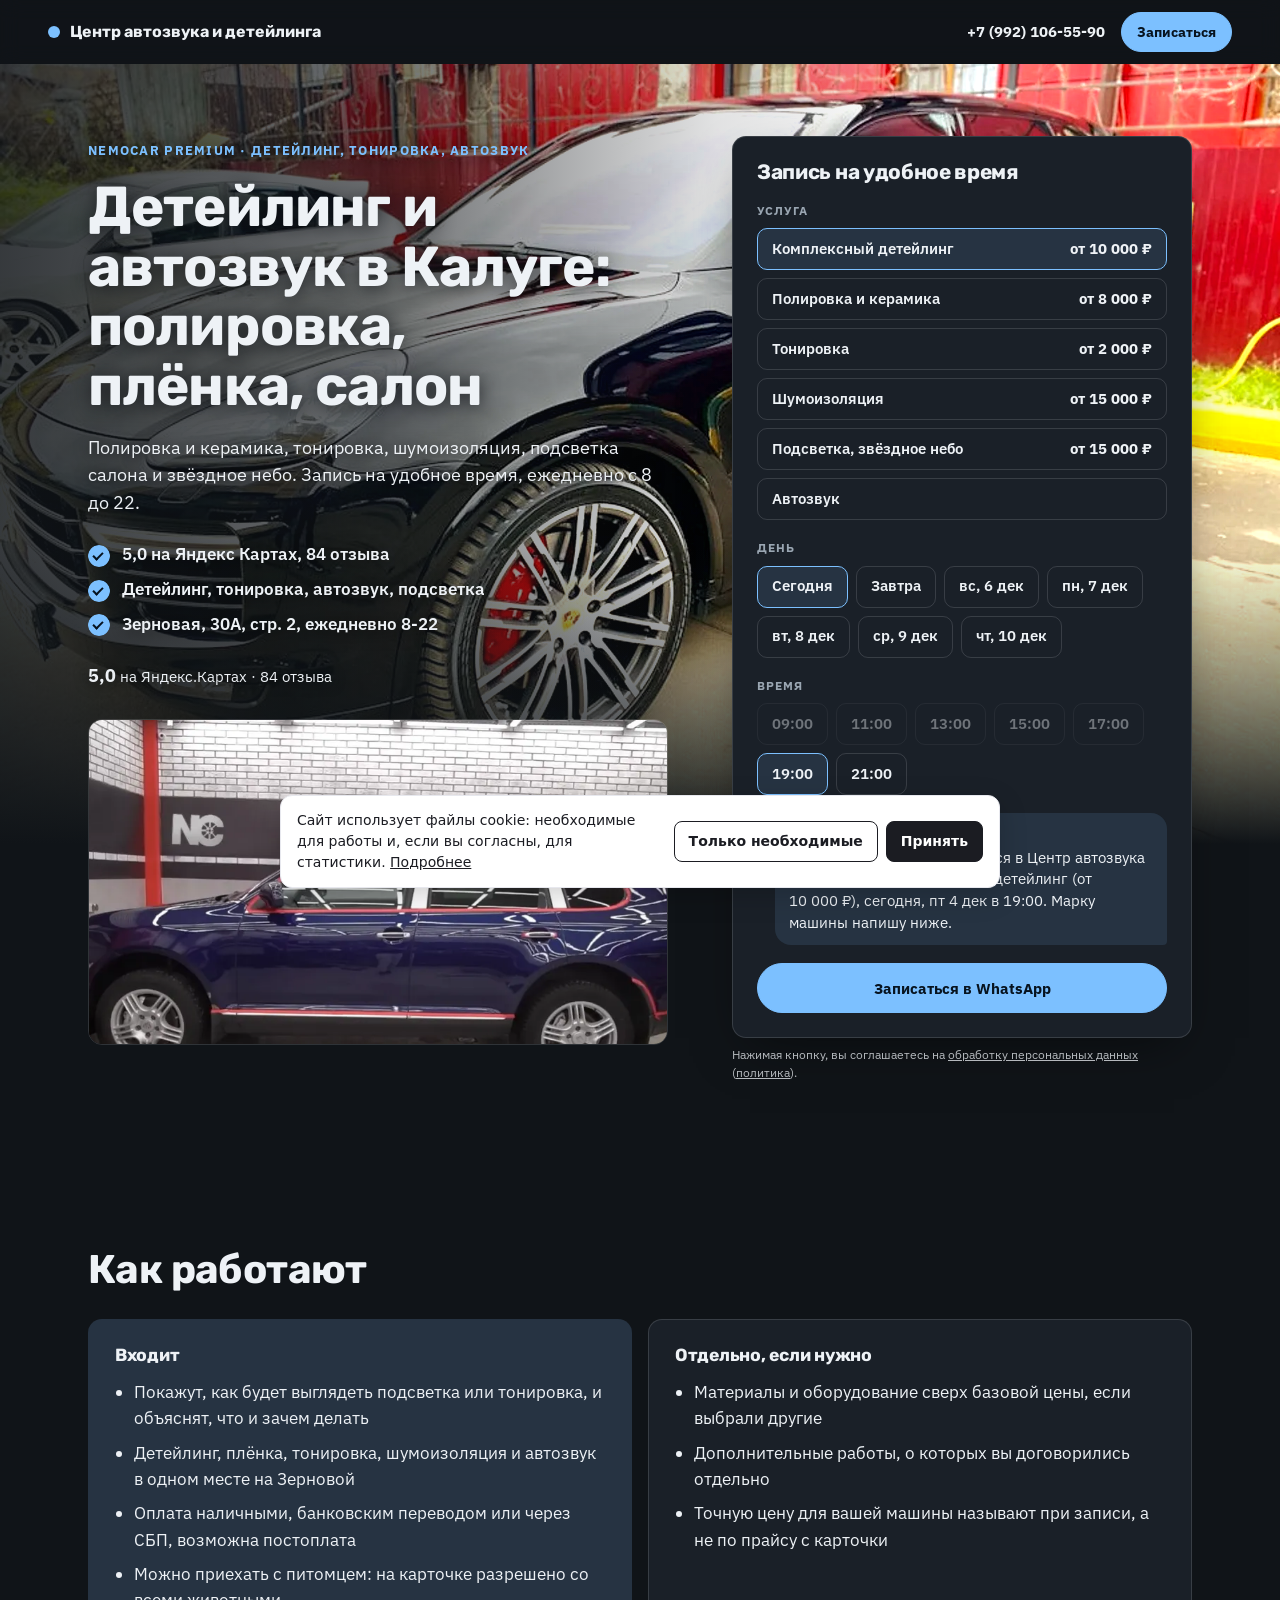
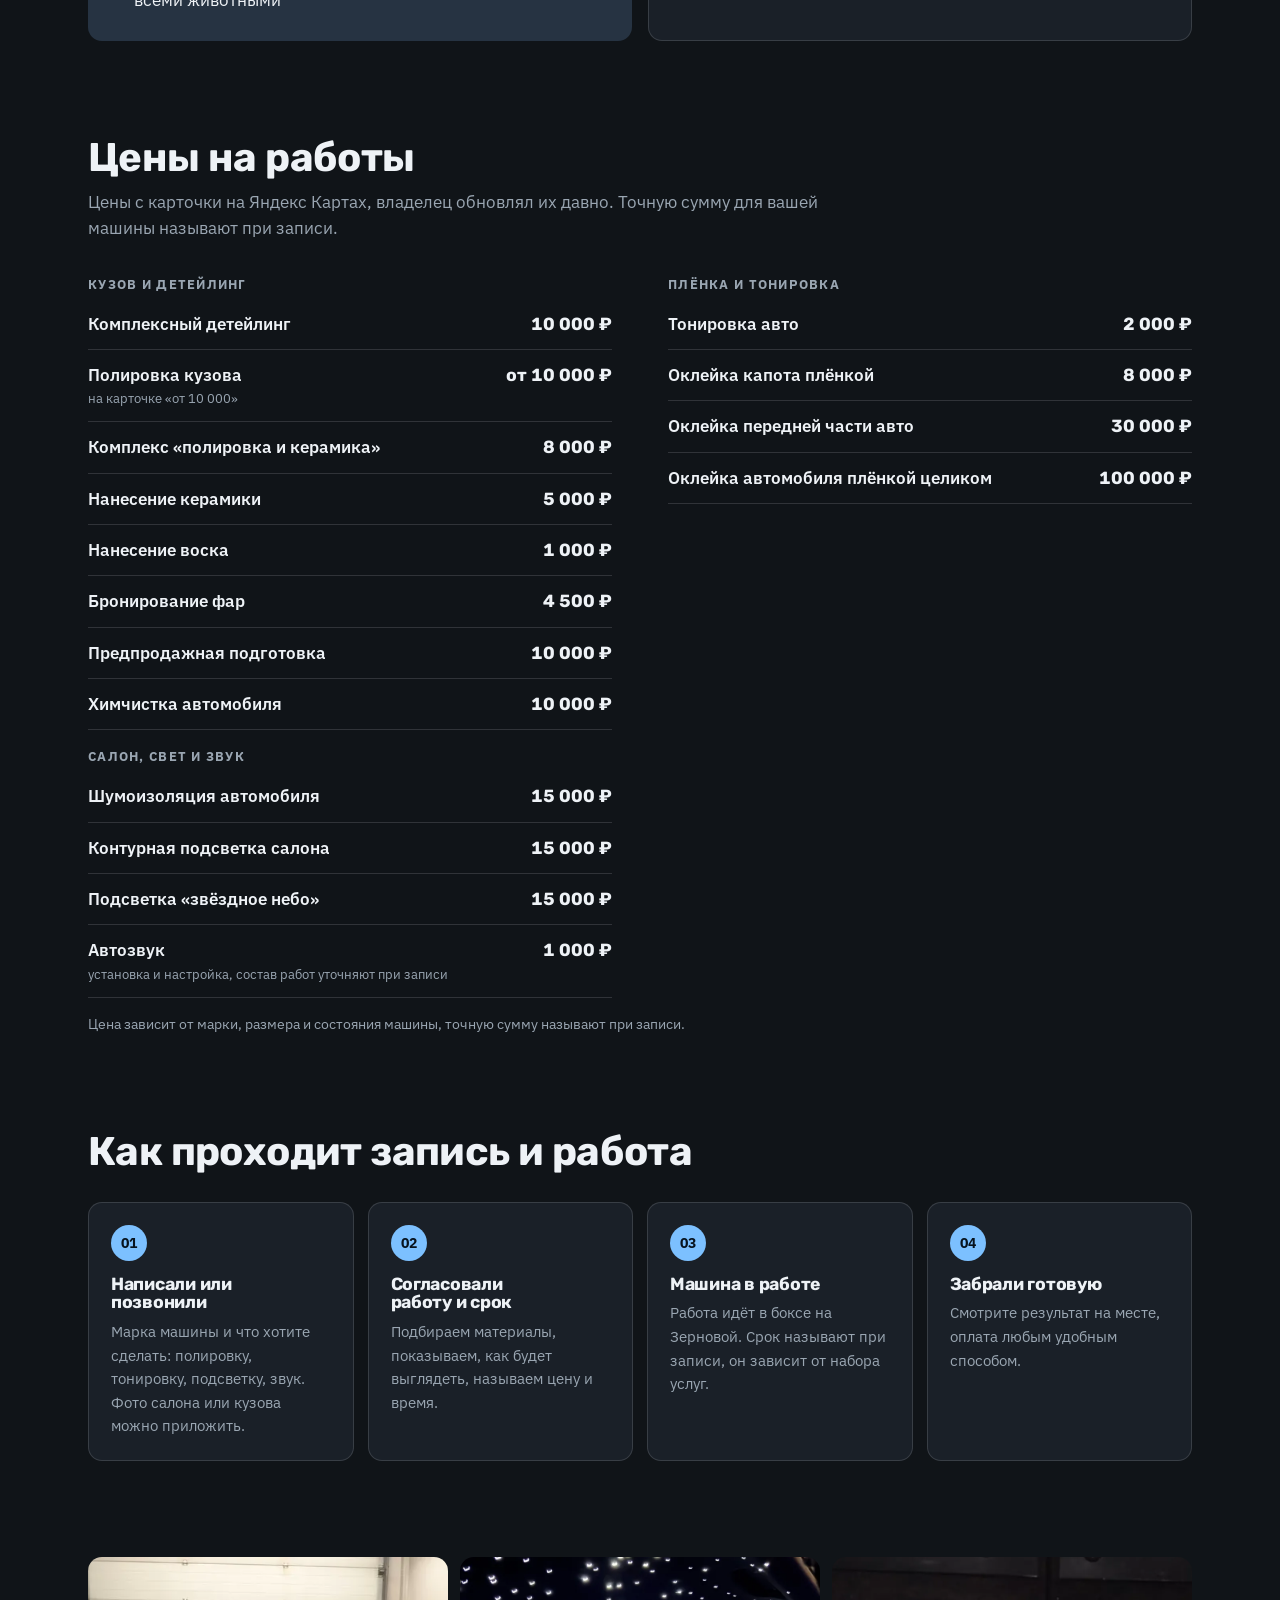
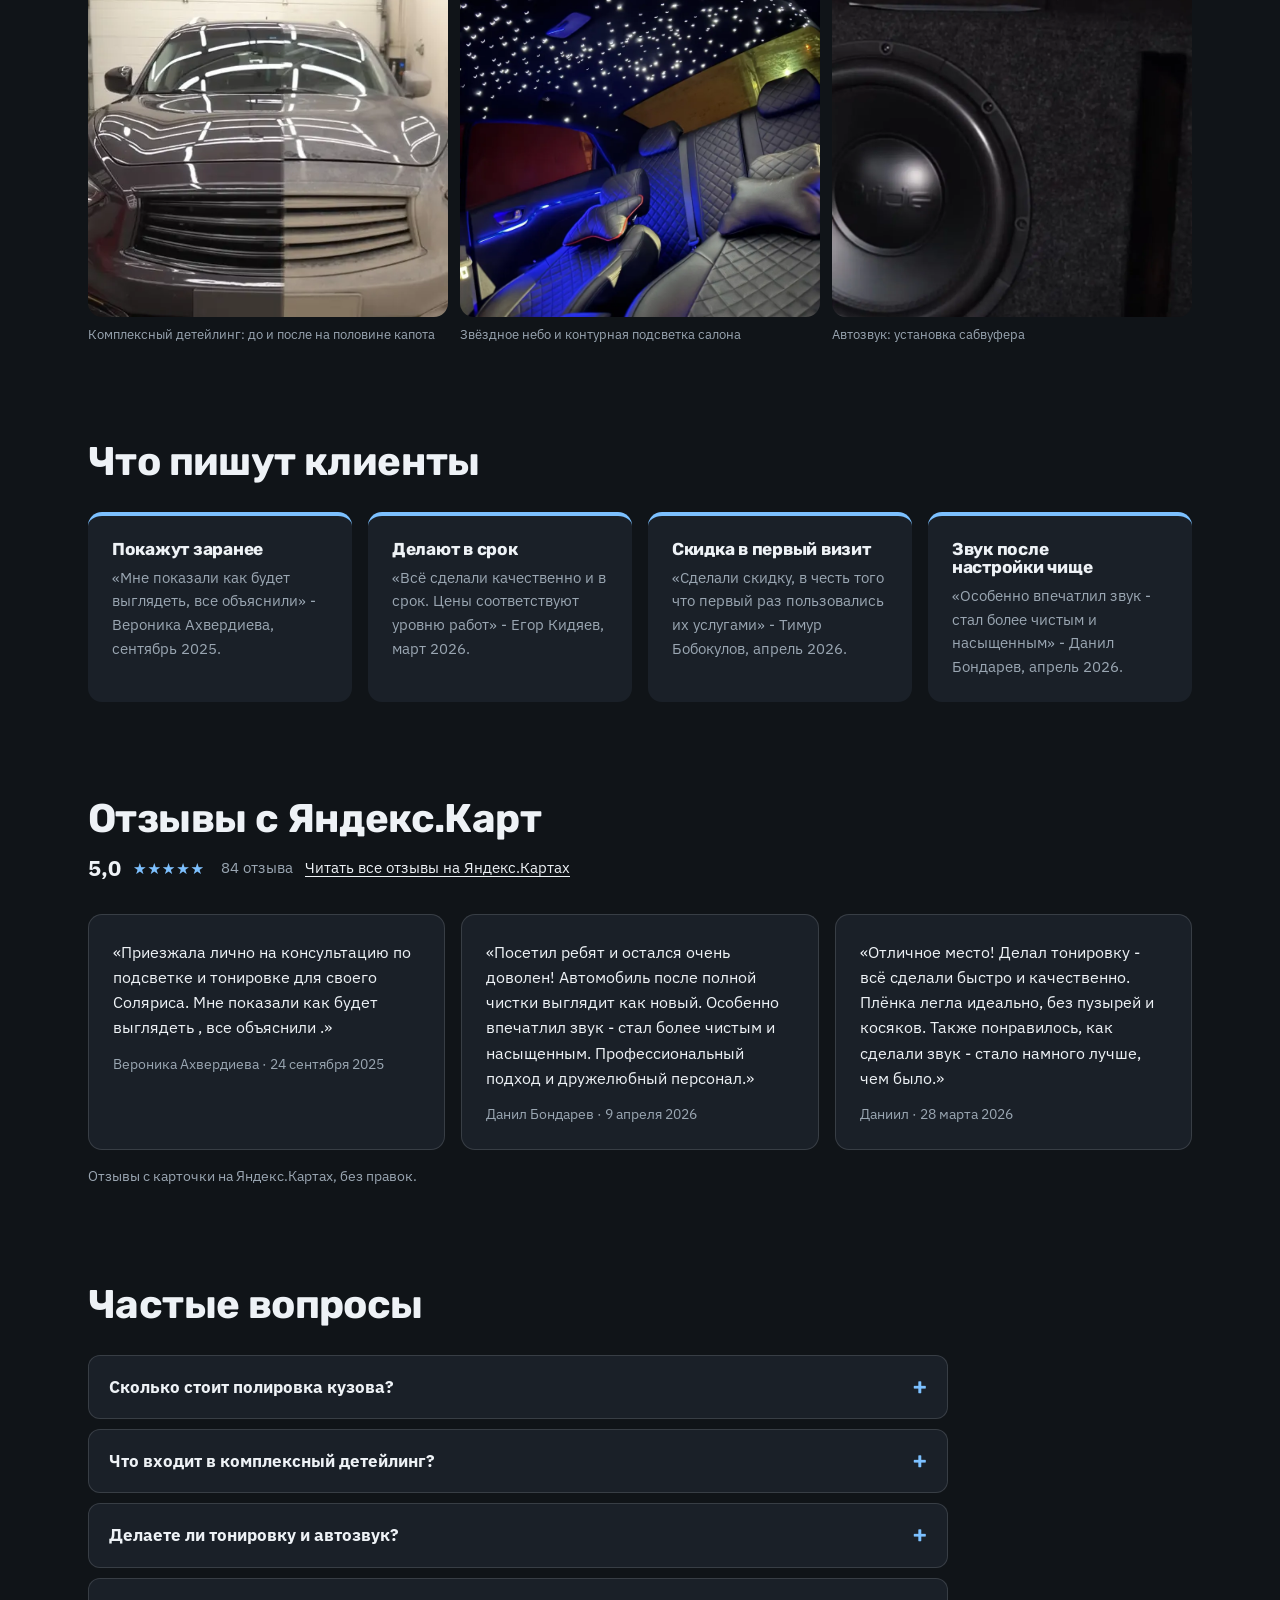
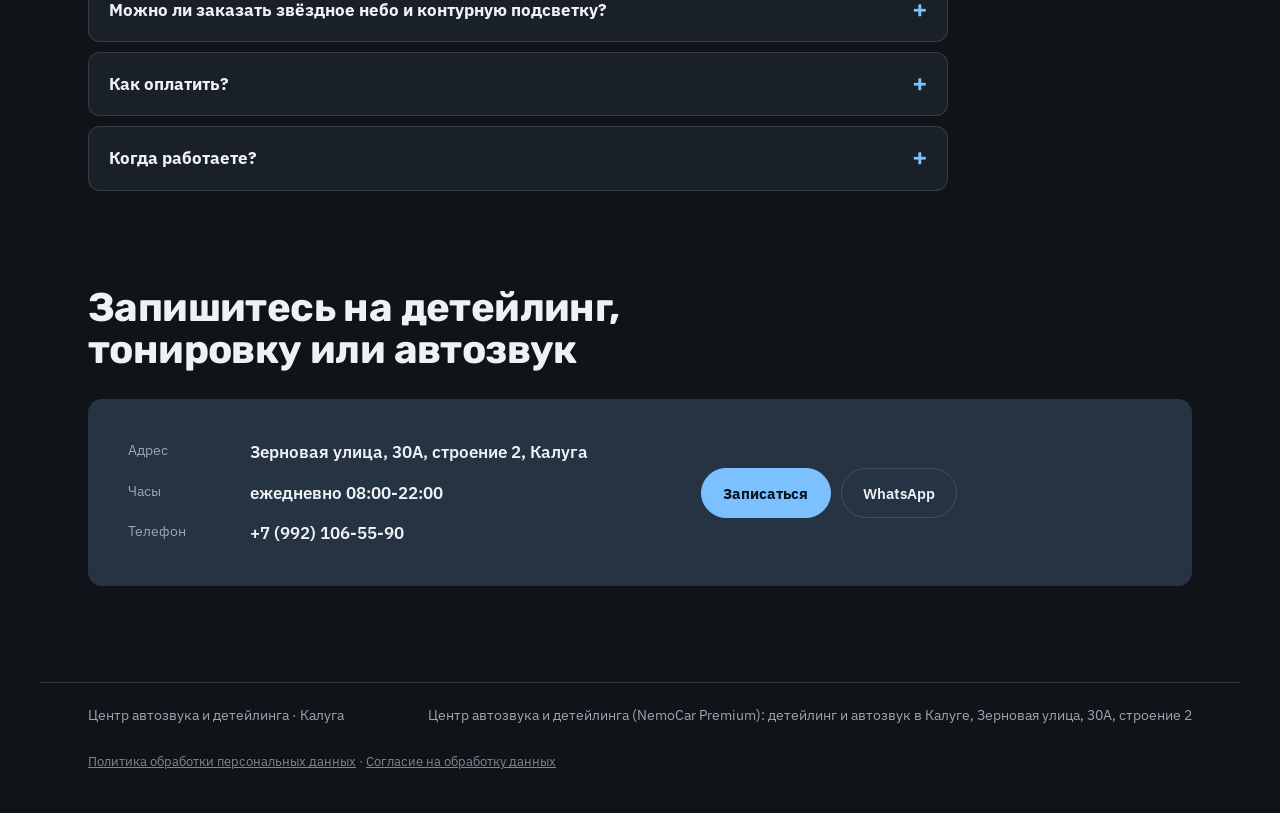
<file: index.html>
<!doctype html>
<html lang="ru">
<head>
<meta charset="utf-8">
<meta name="robots" content="noindex, nofollow" data-publish>
<meta name="viewport" content="width=device-width, initial-scale=1, viewport-fit=cover">
<title>Центр автозвука и детейлинга · Детейлинг и автозвук</title>
<meta name="description" content="Детейлинг и автозвук в Калуге, Зерновая улица, 30А: полировка и керамика, тонировка, шумоизоляция, подсветка салона и звёздное небо. 5,0 на Яндекс Картах, 84 отзыва. Запись в WhatsApp или по телефону.">
<meta property="og:type" content="website">
<meta property="og:url" content="https://ajax55sv-cell.github.io/tsentr-avtozvuka-kaluga/">
<meta property="og:title" content="Детейлинг и автозвук в Калуге: полировка, плёнка, салон">
<meta property="og:description" content="Детейлинг и автозвук в Калуге, Зерновая улица, 30А: полировка и керамика, тонировка, шумоизоляция, подсветка салона и звёздное небо. 5,0 на Яндекс Картах, 84 отзыва. Запись в WhatsApp или по телефону.">
<meta property="og:image" content="https://ajax55sv-cell.github.io/tsentr-avtozvuka-kaluga/assets/og.jpg">
<link rel="preload" as="image" href="assets/hero.webp" fetchpriority="high">
<link rel="icon" href="data:image/svg+xml,%3Csvg xmlns=%27http://www.w3.org/2000/svg%27 viewBox=%270 0 32 32%27%3E%3Crect x=%276%27 y=%276%27 width=%2720%27 height=%2720%27 rx=%275%27 fill=%27%237cc0ff%27/%3E%3C/svg%3E">
<link rel="preconnect" href="https://fonts.googleapis.com">
<link rel="preconnect" href="https://fonts.gstatic.com" crossorigin>
<link href="https://fonts.googleapis.com/css2?family=Rubik:wght@600;700&family=IBM+Plex+Sans:wght@400;500;600&display=swap" rel="stylesheet">
<style>
:root { --c-canvas: #101418; --c-surface: #1a2028; --c-ink: #eef2f6; --c-ink-soft: #9aa6b2; --c-accent: #7cc0ff; --c-accent-ink: #07131f; --c-accent-deep: #7cc0ff; --f-display: "Rubik", "Arial", system-ui, sans-serif; --f-text: "IBM Plex Sans", "Segoe UI", system-ui, sans-serif; --h1k: 1; }
</style>
<link rel="stylesheet" href="style-prod.css">
<script type="application/ld+json">{"@context":"https://schema.org","@type":"AutoRepair","name":"Центр автозвука и детейлинга (NemoCar Premium)","telephone":"+79921065590","openingHoursSpecification":[{"@type":"OpeningHoursSpecification","dayOfWeek":["Monday","Tuesday","Wednesday","Thursday","Friday","Saturday","Sunday"],"opens":"08:00","closes":"22:00"}],"address":{"@type":"PostalAddress","streetAddress":"Зерновая улица, 30А, строение 2","addressLocality":"Калуга","addressCountry":"RU"},"aggregateRating":{"@type":"AggregateRating","ratingValue":"5.0","ratingCount":"92","reviewCount":"84"},"sameAs":["https://yandex.ru/maps/org/tsentr_avtozvuka_deteylinga/65902393643/","https://vk.ru/nemocar"]}</script>
<style>
/* legal-add */
.legal-links{margin-top:10px;font-size:13px;opacity:.8;hyphens:none}
.legal-links a{color:inherit}
.ckn{margin:8px 0 0;font-size:12px;line-height:1.45;opacity:.75;hyphens:none}
.ckn a{color:inherit;text-decoration:underline}
.ckb{position:fixed;left:12px;right:12px;bottom:12px;z-index:9999;max-width:720px;margin:0 auto;padding:14px 16px;background:#fff;color:#1b1c22;border:1px solid #e7e8ee;border-radius:12px;box-shadow:0 8px 28px rgba(0,0,0,.18);font:400 14px/1.5 system-ui,-apple-system,"Segoe UI",Arial,sans-serif;hyphens:none;display:flex;gap:12px;align-items:center;flex-wrap:wrap}
.ckb p{margin:0;flex:1 1 280px}
.ckb a{color:inherit;text-decoration:underline}
.ckb__b{display:flex;gap:8px;flex-wrap:wrap}
.ckb button{font:inherit;font-weight:600;padding:9px 14px;border-radius:8px;border:1px solid #1b1c22;background:#fff;color:#1b1c22;cursor:pointer}
.ckb button[data-v="all"]{background:#1b1c22;color:#fff}
</style>
</head>
<body class="s-prod" id="top" data-wa="79921065590" data-tg="" data-max="">
<header class="s-bar" data-s-bar>
  <a class="s-bar__brand" href="#top"><i aria-hidden="true"></i>Центр автозвука и детейлинга</a>
  <div class="s-bar__right">
    <a class="s-bar__tel" href="tel:+79921065590">+7 (992) 106-55-90</a>
    <a class="s-btn s-btn--sm" href="#widget">Записаться</a>
  </div>
</header>
<main>
  <section class="s-hero">
    <div class="s-hero__text">
      <p class="s-eyebrow">NemoCar Premium · детейлинг, тонировка, автозвук</p>
      <h1>Детейлинг и автозвук в Калуге: полировка, плёнка, салон</h1>
      <p class="s-lead">Полировка и керамика, тонировка, шумоизоляция, подсветка салона и звёздное небо. Запись на удобное время, ежедневно с 8 до 22.</p>
      <ul class="s-ticks"><li>5,0 на Яндекс Картах, 84 отзыва</li><li>Детейлинг, тонировка, автозвук, подсветка</li><li>Зерновая, 30А, стр. 2, ежедневно 8-22</li></ul>
      <p class="s-rating"><b>5,0</b> на Яндекс.Картах · 84 отзыва</p>
      <figure class="s-hero__photo"><img class="" src="assets/boks.webp" alt="Тёмно-синий Porsche Cayenne в светлом боксе студии с логотипом NC на стене" loading="lazy" decoding="async" style="object-position:50% 82%"></figure>
    </div>
    <div class="s-hero__widget" id="widget"><form class="s-widget" data-s-booking data-days="7" data-closed="" data-slots="09:00,11:00,13:00,15:00,17:00,19:00,21:00" data-message="Здравствуйте! Хочу записаться в Центр автозвука и детейлинга: {услуга}, {день} в {время}. Марку машины напишу ниже." onsubmit="return false">
      <h2 class="s-widget__title">Запись на удобное время</h2>
      <fieldset><legend>Услуга</legend>
        <div class="s-chips s-chips--col"><label class="s-chip s-chip--row"><input type="radio" name="svc" value="0" data-name="Комплексный детейлинг" data-price="10000" data-from="1" data-min="" checked><span>Комплексный детейлинг</span><b>от 10 000 ₽</b></label><label class="s-chip s-chip--row"><input type="radio" name="svc" value="1" data-name="Полировка и керамика" data-price="8000" data-from="1" data-min=""><span>Полировка и керамика</span><b>от 8 000 ₽</b></label><label class="s-chip s-chip--row"><input type="radio" name="svc" value="2" data-name="Тонировка" data-price="2000" data-from="1" data-min=""><span>Тонировка</span><b>от 2 000 ₽</b></label><label class="s-chip s-chip--row"><input type="radio" name="svc" value="3" data-name="Шумоизоляция" data-price="15000" data-from="1" data-min=""><span>Шумоизоляция</span><b>от 15 000 ₽</b></label><label class="s-chip s-chip--row"><input type="radio" name="svc" value="4" data-name="Подсветка, звёздное небо" data-price="15000" data-from="1" data-min=""><span>Подсветка, звёздное небо</span><b>от 15 000 ₽</b></label><label class="s-chip s-chip--row"><input type="radio" name="svc" value="5" data-name="Автозвук" data-price="" data-from="" data-min=""><span>Автозвук</span><b></b></label></div>
      </fieldset>
      <fieldset><legend>День</legend><div class="s-chips" data-s-days></div></fieldset>
      <fieldset><legend>Время</legend><div class="s-chips" data-s-times></div></fieldset>
      <div class="s-bubble" aria-live="polite"><span class="s-bubble__label">Ваше сообщение</span><p data-s-bubble></p></div>
      <div class="s-send">
        <a class="s-btn s-btn--wide" data-s-msg="whatsapp" href="#">Записаться в WhatsApp</a>
        
      </div>
      <p class="s-send__note" data-s-copied hidden>Текст скопирован - вставьте его в чат.</p>
      
    </form><p class="ckn">Нажимая кнопку, вы соглашаетесь на <a href="soglasie.html">обработку персональных данных</a> (<a href="politika.html">политика</a>).</p></div>
    <figure class="s-hero__bg" aria-hidden="true"><img class="" src="assets/hero.webp" alt="Чёрный Porsche Cayenne с красными суппортами на солнце возле студии" decoding="async" style="object-position:38% 58%" fetchpriority="high"></figure>
  </section>

  <section class="s-section s-reveal">
    <header class="s-section__head"><h2>Как работают</h2></header>
    <div class="s-incl">
      <div><h3>Входит</h3><ul><li>Покажут, как будет выглядеть подсветка или тонировка, и объяснят, что и зачем делать</li><li>Детейлинг, плёнка, тонировка, шумоизоляция и автозвук в одном месте на Зерновой</li><li>Оплата наличными, банковским переводом или через СБП, возможна постоплата</li><li>Можно приехать с питомцем: на карточке разрешено со всеми животными</li></ul></div>
      <div><h3>Отдельно, если нужно</h3><ul><li>Материалы и оборудование сверх базовой цены, если выбрали другие</li><li>Дополнительные работы, о которых вы договорились отдельно</li><li>Точную цену для вашей машины называют при записи, а не по прайсу с карточки</li></ul></div>
    </div>
  </section>

  <section class="s-section s-reveal" id="prices">
    <header class="s-section__head"><h2>Цены на работы</h2><p>Цены с карточки на Яндекс Картах, владелец обновлял их давно. Точную сумму для вашей машины называют при записи.</p></header>
    <div class="s-board"><div class="s-board__group">
      <h3 class="s-board__title">Кузов и детейлинг</h3>
      <ul class="s-board__list">
        <li class="s-board__row"><span class="s-board__name">Комплексный детейлинг</span><span class="s-board__dots" aria-hidden="true"></span><span class="s-board__price">10 000 ₽</span></li>
        <li class="s-board__row"><span class="s-board__name">Полировка кузова<em>на карточке «от 10 000»</em></span><span class="s-board__dots" aria-hidden="true"></span><span class="s-board__price">от 10 000 ₽</span></li>
        <li class="s-board__row"><span class="s-board__name">Комплекс «полировка и керамика»</span><span class="s-board__dots" aria-hidden="true"></span><span class="s-board__price">8 000 ₽</span></li>
        <li class="s-board__row"><span class="s-board__name">Нанесение керамики</span><span class="s-board__dots" aria-hidden="true"></span><span class="s-board__price">5 000 ₽</span></li>
        <li class="s-board__row"><span class="s-board__name">Нанесение воска</span><span class="s-board__dots" aria-hidden="true"></span><span class="s-board__price">1 000 ₽</span></li>
        <li class="s-board__row"><span class="s-board__name">Бронирование фар</span><span class="s-board__dots" aria-hidden="true"></span><span class="s-board__price">4 500 ₽</span></li>
        <li class="s-board__row"><span class="s-board__name">Предпродажная подготовка</span><span class="s-board__dots" aria-hidden="true"></span><span class="s-board__price">10 000 ₽</span></li>
        <li class="s-board__row"><span class="s-board__name">Химчистка автомобиля</span><span class="s-board__dots" aria-hidden="true"></span><span class="s-board__price">10 000 ₽</span></li>
      </ul>
    </div>
<div class="s-board__group">
      <h3 class="s-board__title">Плёнка и тонировка</h3>
      <ul class="s-board__list">
        <li class="s-board__row"><span class="s-board__name">Тонировка авто</span><span class="s-board__dots" aria-hidden="true"></span><span class="s-board__price">2 000 ₽</span></li>
        <li class="s-board__row"><span class="s-board__name">Оклейка капота плёнкой</span><span class="s-board__dots" aria-hidden="true"></span><span class="s-board__price">8 000 ₽</span></li>
        <li class="s-board__row"><span class="s-board__name">Оклейка передней части авто</span><span class="s-board__dots" aria-hidden="true"></span><span class="s-board__price">30 000 ₽</span></li>
        <li class="s-board__row"><span class="s-board__name">Оклейка автомобиля плёнкой целиком</span><span class="s-board__dots" aria-hidden="true"></span><span class="s-board__price">100 000 ₽</span></li>
      </ul>
    </div>
<div class="s-board__group">
      <h3 class="s-board__title">Салон, свет и звук</h3>
      <ul class="s-board__list">
        <li class="s-board__row"><span class="s-board__name">Шумоизоляция автомобиля</span><span class="s-board__dots" aria-hidden="true"></span><span class="s-board__price">15 000 ₽</span></li>
        <li class="s-board__row"><span class="s-board__name">Контурная подсветка салона</span><span class="s-board__dots" aria-hidden="true"></span><span class="s-board__price">15 000 ₽</span></li>
        <li class="s-board__row"><span class="s-board__name">Подсветка «звёздное небо»</span><span class="s-board__dots" aria-hidden="true"></span><span class="s-board__price">15 000 ₽</span></li>
        <li class="s-board__row"><span class="s-board__name">Автозвук<em>установка и настройка, состав работ уточняют при записи</em></span><span class="s-board__dots" aria-hidden="true"></span><span class="s-board__price">1 000 ₽</span></li>
      </ul>
    </div></div>
    <p class="s-note">Цена зависит от марки, размера и состояния машины, точную сумму называют при записи.</p>
  </section>

  <section class="s-section s-reveal">
    <header class="s-section__head"><h2>Как проходит запись и работа</h2></header>
    <ol class="s-steps">
      <li class="s-steps__item"><span class="s-steps__n">01</span><h3>Написали или позвонили</h3><p>Марка машины и что хотите сделать: полировку, тонировку, подсветку, звук. Фото салона или кузова можно приложить.</p></li>
      <li class="s-steps__item"><span class="s-steps__n">02</span><h3>Согласовали работу и срок</h3><p>Подбираем материалы, показываем, как будет выглядеть, называем цену и время.</p></li>
      <li class="s-steps__item"><span class="s-steps__n">03</span><h3>Машина в работе</h3><p>Работа идёт в боксе на Зерновой. Срок называют при записи, он зависит от набора услуг.</p></li>
      <li class="s-steps__item"><span class="s-steps__n">04</span><h3>Забрали готовую</h3><p>Смотрите результат на месте, оплата любым удобным способом.</p></li>
    </ol>
  </section>

  <section class="s-photos s-reveal" aria-label="Фото"><figure><img class="" src="assets/dopost.webp" alt="Капот Infiniti: слева вымытый и отполированный, справа в дорожной пыли" loading="lazy" decoding="async"><figcaption>Комплексный детейлинг: до и после на половине капота</figcaption></figure><figure><img class="" src="assets/nebo.webp" alt="Салон с потолком «звёздное небо» и синей контурной подсветкой" loading="lazy" decoding="async"><figcaption>Звёздное небо и контурная подсветка салона</figcaption></figure><figure><img class="" src="assets/sabvufer.webp" alt="Сабвуфер, установленный в багажнике" loading="lazy" decoding="async"><figcaption>Автозвук: установка сабвуфера</figcaption></figure></section>

  <section class="s-section s-reveal">
    <header class="s-section__head"><h2>Что пишут клиенты</h2></header>
    <ul class="s-promises">
      <li><h3>Покажут заранее</h3><p>«Мне показали как будет выглядеть, все объяснили» - Вероника Ахвердиева, сентябрь 2025.</p></li>
      <li><h3>Делают в срок</h3><p>«Всё сделали качественно и в срок. Цены соответствуют уровню работ» - Егор Кидяев, март 2026.</p></li>
      <li><h3>Скидка в первый визит</h3><p>«Сделали скидку, в честь того что первый раз пользовались их услугами» - Тимур Бобокулов, апрель 2026.</p></li>
      <li><h3>Звук после настройки чище</h3><p>«Особенно впечатлил звук - стал более чистым и насыщенным» - Данил Бондарев, апрель 2026.</p></li>
    </ul>
  </section>

  <section class="s-section s-reveal">
    <header class="s-section__head s-section__head--reviews"><h2>Отзывы с Яндекс.Карт</h2><p class="s-reviews__rating"><span class="s-reviews__num">5,0</span><span class="s-reviews__stars" style="--r: 5" aria-label="рейтинг 5,0 из 5"></span><span class="s-reviews__count">84 отзыва</span><a class="s-reviews__all" href="https://yandex.ru/maps/org/tsentr_avtozvuka_deteylinga/65902393643/" target="_blank" rel="noopener">Читать все отзывы на Яндекс.Картах</a></p></header>
    <ul class="s-reviews">
      <li><blockquote>«Приезжала лично на консультацию по подсветке и тонировке для своего Соляриса. Мне показали как будет выглядеть , все объяснили .»</blockquote><p class="s-reviews__who">Вероника Ахвердиева · 24 сентября 2025</p></li>
      <li><blockquote>«Посетил ребят и остался очень доволен! Автомобиль после полной чистки выглядит как новый. Особенно впечатлил звук - стал более чистым и насыщенным. Профессиональный подход и дружелюбный персонал.»</blockquote><p class="s-reviews__who">Данил Бондарев · 9 апреля 2026</p></li>
      <li><blockquote>«Отличное место! Делал тонировку - всё сделали быстро и качественно. Плёнка легла идеально, без пузырей и косяков. Также понравилось, как сделали звук - стало намного лучше, чем было.»</blockquote><p class="s-reviews__who">Даниил · 28 марта 2026</p></li>
    </ul>
    <p class="s-note">Отзывы с карточки на Яндекс.Картах, без правок.</p>
  </section>

  <section class="s-section s-reveal">
    <header class="s-section__head"><h2>Частые вопросы</h2></header>
    <div class="s-faq"><details><summary>Сколько стоит полировка кузова?</summary><p>На карточке указано 10 000 ₽ (категория «от 10 000 рублей»), но цены давно не обновлялись. Для вашей машины сумму называют при записи: она зависит от размера и состояния кузова.</p></details><details><summary>Что входит в комплексный детейлинг?</summary><p>На карточке услуга стоит 10 000 ₽. На баннере студии есть предложение «полировка, химчистка и керамика всего за 10 000 ₽». Состав и актуальность предложения уточняйте при записи.</p></details><details><summary>Делаете ли тонировку и автозвук?</summary><p>Да: на карточке есть тонировка (2 000 ₽), установка и настройка автозвука, шумоизоляция. Цену и состав работ для вашей машины называют при записи.</p></details><details><summary>Можно ли заказать звёздное небо и контурную подсветку?</summary><p>Да, обе услуги есть в прайсе на карточке: звёздное небо и контурная подсветка салона по 15 000 ₽. Клиенты пишут о них в отзывах.</p></details><details><summary>Как оплатить?</summary><p>Наличными, банковским переводом или через СБП. Возможна постоплата.</p></details><details><summary>Когда работаете?</summary><p>Ежедневно с 8:00 до 22:00, Зерновая улица, 30А, строение 2.</p></details></div>
  </section>

  <section class="s-section s-final s-reveal" id="contacts">
    <header class="s-section__head"><h2>Запишитесь на детейлинг, тонировку или автозвук</h2></header>
    <div class="s-contacts">
      <dl>
        <div><dt>Адрес</dt><dd>Зерновая улица, 30А, строение 2, Калуга</dd></div>
        <div><dt>Часы</dt><dd>ежедневно 08:00-22:00</dd></div>
        <div><dt>Телефон</dt><dd><a href="tel:+79921065590">+7 (992) 106-55-90</a></dd></div>
      </dl>
      <div class="s-contacts__actions">
        <a class="s-btn" href="#widget">Записаться</a>
        <a class="s-btn s-btn--ghost" data-s-msg="whatsapp" href="#">WhatsApp</a>
        
      </div>
    </div>
  </section>
</main>
<footer class="s-foot"><p>Центр автозвука и детейлинга · Калуга</p><p>Центр автозвука и детейлинга (NemoCar Premium): детейлинг и автозвук в Калуге, Зерновая улица, 30А, строение 2</p><p class="legal-links"><a href="politika.html">Политика обработки персональных данных</a> · <a href="soglasie.html">Согласие на обработку данных</a></p></footer>
<nav class="s-dock" aria-label="Быстрая связь"><a class="s-btn" href="#widget">Записаться</a><a class="s-btn s-btn--ghost" href="tel:+79921065590">Позвонить</a></nav>
<script src="style.js" defer></script>
<script>
(function(){var K='cookie-choice';try{if(localStorage.getItem(K))return}catch(e){}
var b=document.createElement('div');b.className='ckb';b.setAttribute('role','dialog');b.setAttribute('aria-label','Файлы cookie');
b.innerHTML='<p>Сайт использует файлы cookie: необходимые для работы и, если вы согласны, для статистики. <a href="politika.html">Подробнее</a></p><div class="ckb__b"><button type="button" data-v="necessary">Только необходимые</button><button type="button" data-v="all">Принять</button></div>';
b.addEventListener('click',function(e){var v=e.target.getAttribute&&e.target.getAttribute('data-v');if(!v)return;try{localStorage.setItem(K,v)}catch(x){}try{document.dispatchEvent(new CustomEvent('cookie-choice',{detail:v}))}catch(x){}b.remove()});
document.body.appendChild(b)})();
</script>
<!-- legal-add -->
</body>
</html>
</file>
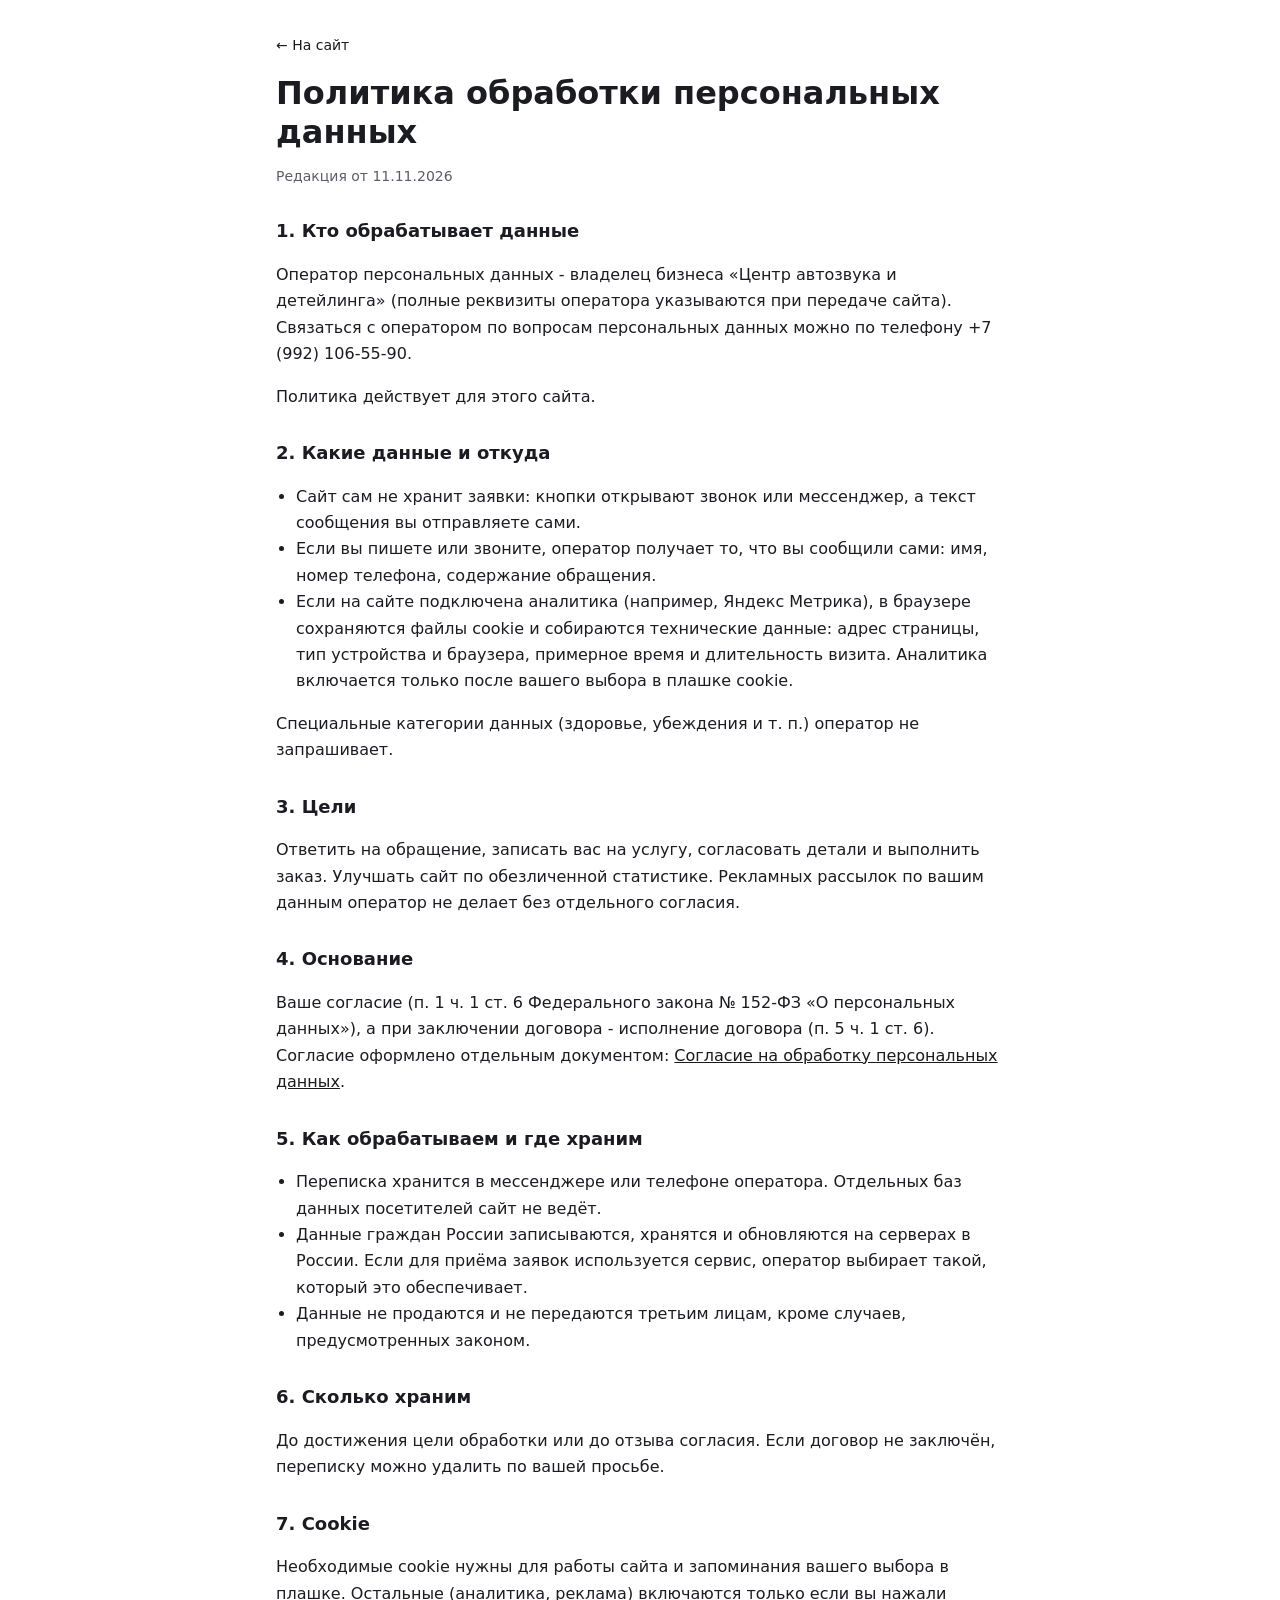
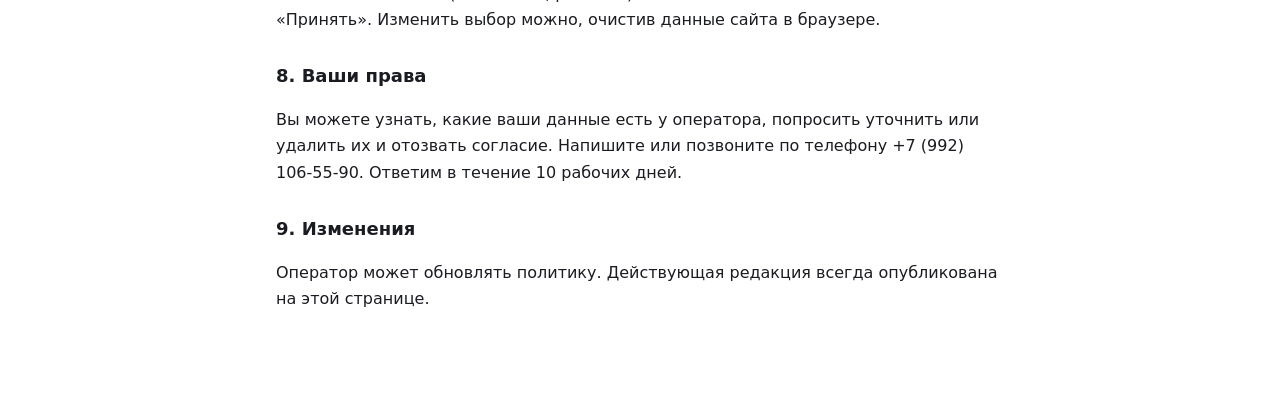
<file: politika.html>
<!doctype html>
<html lang="ru">
<head>
<meta charset="utf-8">
<meta name="viewport" content="width=device-width, initial-scale=1">
<title>Политика обработки персональных данных - Центр автозвука и детейлинга</title>
<style>:root{--accent:#1a1a1a;--ink:#1b1c22;--ink-2:#5b5d68;--line:#e7e8ee}
*{box-sizing:border-box}
html,body,h1,h2,p,li{hyphens:none;-webkit-hyphens:none}
body{margin:0;background:#fff;color:var(--ink);font:400 16px/1.65 system-ui,-apple-system,"Segoe UI",Arial,sans-serif}
main{max-width:760px;margin:0 auto;padding:32px 16px 64px}
a{color:var(--accent)}
h1{font-size:clamp(24px,4vw,32px);line-height:1.2;margin:16px 0 6px}
h2{font-size:18px;margin:28px 0 8px}
.muted{color:var(--ink-2);font-size:14px}
.back{font-size:14px;text-decoration:none}
ul{padding-left:20px}</style>
</head>
<body>
<main>
<a class="back" href="./">← На сайт</a>
<h1>Политика обработки персональных данных</h1>
<p class="muted">Редакция от 11.11.2026</p>

<h2>1. Кто обрабатывает данные</h2>
<p>Оператор персональных данных - владелец бизнеса «Центр автозвука и детейлинга» (полные реквизиты оператора указываются при передаче сайта). Связаться с оператором по вопросам персональных данных можно по телефону +7 (992) 106-55-90.</p>
<p>Политика действует для этого сайта.</p>

<h2>2. Какие данные и откуда</h2>
<ul>
<li>Сайт сам не хранит заявки: кнопки открывают звонок или мессенджер, а текст сообщения вы отправляете сами.</li>
<li>Если вы пишете или звоните, оператор получает то, что вы сообщили сами: имя, номер телефона, содержание обращения.</li>
<li>Если на сайте подключена аналитика (например, Яндекс Метрика), в браузере сохраняются файлы cookie и собираются технические данные: адрес страницы, тип устройства и браузера, примерное время и длительность визита. Аналитика включается только после вашего выбора в плашке cookie.</li>
</ul>
<p>Специальные категории данных (здоровье, убеждения и т. п.) оператор не запрашивает.</p>

<h2>3. Цели</h2>
<p>Ответить на обращение, записать вас на услугу, согласовать детали и выполнить заказ. Улучшать сайт по обезличенной статистике. Рекламных рассылок по вашим данным оператор не делает без отдельного согласия.</p>

<h2>4. Основание</h2>
<p>Ваше согласие (п. 1 ч. 1 ст. 6 Федерального закона № 152-ФЗ «О персональных данных»), а при заключении договора - исполнение договора (п. 5 ч. 1 ст. 6). Согласие оформлено отдельным документом: <a href="soglasie.html">Согласие на обработку персональных данных</a>.</p>

<h2>5. Как обрабатываем и где храним</h2>
<ul>
<li>Переписка хранится в мессенджере или телефоне оператора. Отдельных баз данных посетителей сайт не ведёт.</li>
<li>Данные граждан России записываются, хранятся и обновляются на серверах в России. Если для приёма заявок используется сервис, оператор выбирает такой, который это обеспечивает.</li>
<li>Данные не продаются и не передаются третьим лицам, кроме случаев, предусмотренных законом.</li>
</ul>

<h2>6. Сколько храним</h2>
<p>До достижения цели обработки или до отзыва согласия. Если договор не заключён, переписку можно удалить по вашей просьбе.</p>

<h2>7. Cookie</h2>
<p>Необходимые cookie нужны для работы сайта и запоминания вашего выбора в плашке. Остальные (аналитика, реклама) включаются только если вы нажали «Принять». Изменить выбор можно, очистив данные сайта в браузере.</p>

<h2>8. Ваши права</h2>
<p>Вы можете узнать, какие ваши данные есть у оператора, попросить уточнить или удалить их и отозвать согласие. Напишите или позвоните по телефону +7 (992) 106-55-90. Ответим в течение 10 рабочих дней.</p>

<h2>9. Изменения</h2>
<p>Оператор может обновлять политику. Действующая редакция всегда опубликована на этой странице.</p>

</main>
</body>
</html>
</file>
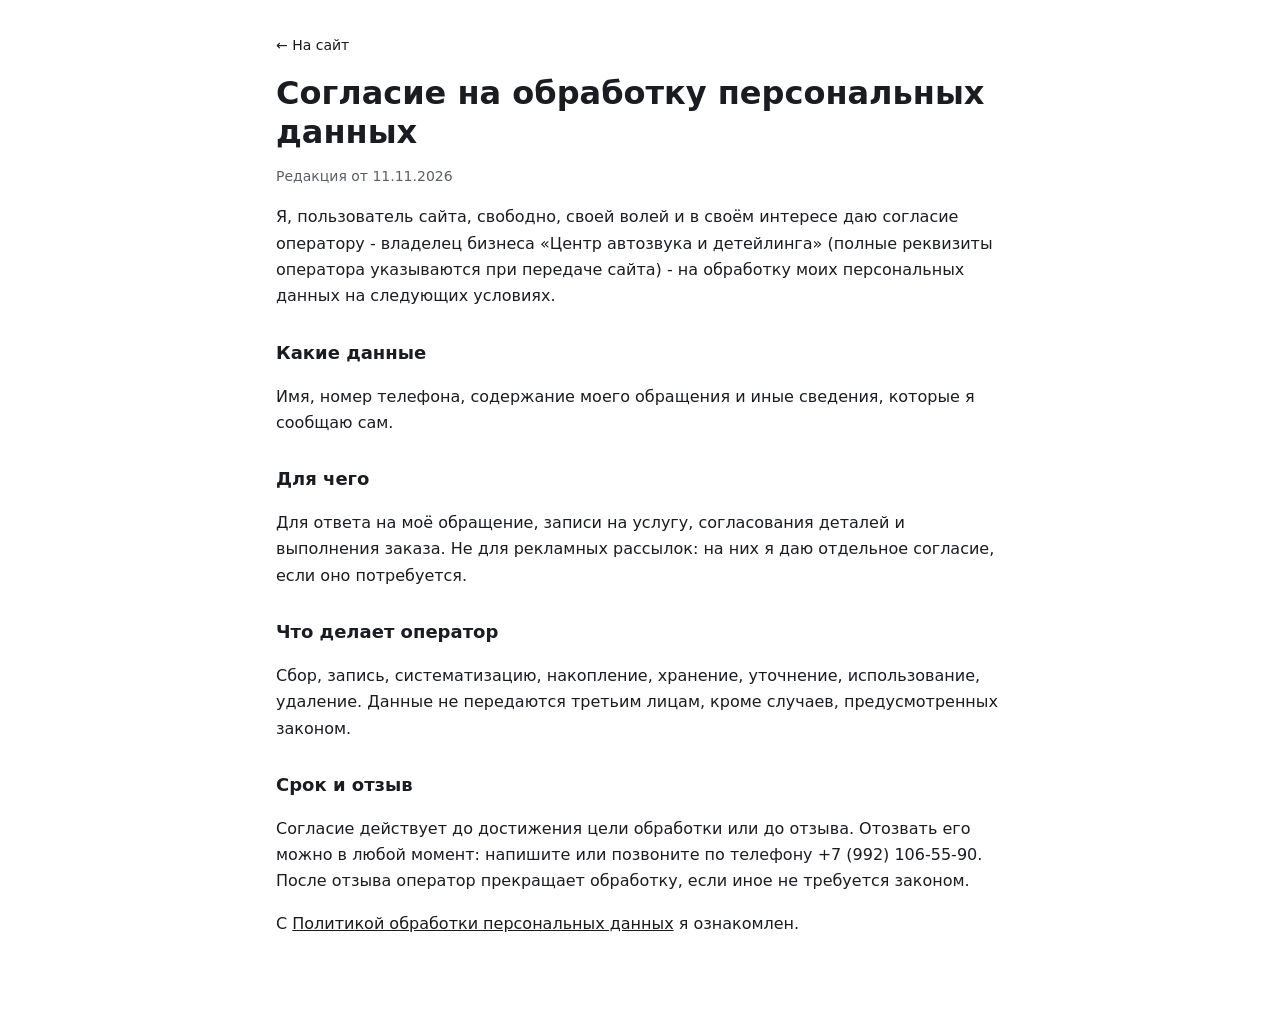
<file: soglasie.html>
<!doctype html>
<html lang="ru">
<head>
<meta charset="utf-8">
<meta name="viewport" content="width=device-width, initial-scale=1">
<title>Согласие на обработку персональных данных - Центр автозвука и детейлинга</title>
<style>:root{--accent:#1a1a1a;--ink:#1b1c22;--ink-2:#5b5d68;--line:#e7e8ee}
*{box-sizing:border-box}
html,body,h1,h2,p,li{hyphens:none;-webkit-hyphens:none}
body{margin:0;background:#fff;color:var(--ink);font:400 16px/1.65 system-ui,-apple-system,"Segoe UI",Arial,sans-serif}
main{max-width:760px;margin:0 auto;padding:32px 16px 64px}
a{color:var(--accent)}
h1{font-size:clamp(24px,4vw,32px);line-height:1.2;margin:16px 0 6px}
h2{font-size:18px;margin:28px 0 8px}
.muted{color:var(--ink-2);font-size:14px}
.back{font-size:14px;text-decoration:none}
ul{padding-left:20px}</style>
</head>
<body>
<main>
<a class="back" href="./">← На сайт</a>
<h1>Согласие на обработку персональных данных</h1>
<p class="muted">Редакция от 11.11.2026</p>

<p>Я, пользователь сайта, свободно, своей волей и в своём интересе даю согласие оператору - владелец бизнеса «Центр автозвука и детейлинга» (полные реквизиты оператора указываются при передаче сайта) - на обработку моих персональных данных на следующих условиях.</p>

<h2>Какие данные</h2>
<p>Имя, номер телефона, содержание моего обращения и иные сведения, которые я сообщаю сам.</p>

<h2>Для чего</h2>
<p>Для ответа на моё обращение, записи на услугу, согласования деталей и выполнения заказа. Не для рекламных рассылок: на них я даю отдельное согласие, если оно потребуется.</p>

<h2>Что делает оператор</h2>
<p>Сбор, запись, систематизацию, накопление, хранение, уточнение, использование, удаление. Данные не передаются третьим лицам, кроме случаев, предусмотренных законом.</p>

<h2>Срок и отзыв</h2>
<p>Согласие действует до достижения цели обработки или до отзыва. Отозвать его можно в любой момент: напишите или позвоните по телефону +7 (992) 106-55-90. После отзыва оператор прекращает обработку, если иное не требуется законом.</p>

<p>С <a href="politika.html">Политикой обработки персональных данных</a> я ознакомлен.</p>

</main>
</body>
</html>
</file>
<file: style-prod.css>
/* Стиль «Продающий»: лендинг под заявки. Главная деталь – калькулятор или онлайн-запись на первом экране
   и живое «сообщение-превью», которое уходит владельцу в мессенджер. Цвета и шрифты – из палитры ниши. */
*, *::before, *::after { box-sizing: border-box; }
:root {
  --hair: color-mix(in srgb, var(--c-ink) 14%, transparent);
  --tint: color-mix(in srgb, var(--c-accent) 12%, var(--c-surface));
  --wrap: 1200px; --gut: clamp(16px, 4vw, 48px);
  --r: 14px;
  --shadow: 0 18px 50px -18px color-mix(in srgb, #000 55%, transparent);
}
html { scroll-behavior: smooth; -webkit-text-size-adjust: 100%; overflow-x: clip; }
body { margin: 0; background: var(--c-canvas); color: var(--c-ink); font: 400 17px/1.55 var(--f-text); -webkit-font-smoothing: antialiased; }
img { display: block; max-width: 100%; }
a { color: inherit; }
h1, h2, h3 { font-family: var(--f-display); font-weight: 700; line-height: 1.06; margin: 0; letter-spacing: -.015em; text-wrap: balance; }
p { margin: 0; }
fieldset { border: 0; margin: 0; padding: 0; min-width: 0; }
:focus-visible { outline: 2px solid var(--c-accent); outline-offset: 3px; border-radius: 4px; }

.s-btn { display: inline-flex; align-items: center; justify-content: center; min-height: 50px; padding: 0 1.4em; border-radius: 999px;
  background: var(--c-accent); color: var(--c-accent-ink); font: 700 .95rem/1.1 var(--f-text); text-decoration: none; border: 1px solid var(--c-accent);
  text-align: center; transition: filter .2s ease, transform .2s ease; cursor: pointer; }
.s-btn:hover { filter: brightness(1.07); }
.s-btn:active { transform: translateY(1px); }
.s-btn--sm { min-height: 40px; padding: 0 1.1em; font-size: .85rem; }
.s-btn--ghost { background: transparent; color: var(--c-ink); border-color: var(--hair); font-weight: 600; }
.s-btn--wide { flex: 1; }

/* шапка */
.s-bar { position: sticky; top: 0; z-index: 30; display: flex; align-items: center; justify-content: space-between; gap: 16px;
  padding: 10px var(--gut); background: color-mix(in srgb, var(--c-canvas) 88%, transparent); -webkit-backdrop-filter: blur(10px); backdrop-filter: blur(10px); }
.s-bar.is-scrolled { box-shadow: 0 1px 0 var(--hair); }
.s-bar__brand { font: 700 1rem/1 var(--f-display); text-decoration: none; display: inline-flex; align-items: center; gap: .6em; min-height: 44px; white-space: nowrap; min-width: 0; }
.s-bar__brand i { width: .75em; height: .75em; border-radius: 50%; background: var(--c-accent); }
.s-bar__right { display: flex; align-items: center; gap: 16px; }
.s-bar__tel { text-decoration: none; font-weight: 700; font-size: .95rem; font-variant-numeric: tabular-nums; }

main { max-width: var(--wrap); margin: 0 auto; padding: 0 var(--gut); }

/* первый экран: текст слева, виджет справа, фото ниши – приглушённым фоном */
.s-hero { position: relative; display: grid; grid-template-columns: minmax(0, 1fr) minmax(0, 460px); gap: clamp(28px, 5vw, 64px); align-items: start;
  padding: clamp(32px, 6vw, 72px) 0 clamp(40px, 6vw, 72px); isolation: isolate; }
.s-hero__bg { position: absolute; z-index: -1; margin: 0; top: 0; left: calc(50% - 50vw); width: 100vw; height: min(78%, 620px); overflow: hidden; }
.s-hero__bg img { width: 100%; height: 100%; object-fit: cover; opacity: .3; filter: saturate(.85); }
.s-hero__bg::after { content: ""; position: absolute; inset: 0; background: linear-gradient(180deg, color-mix(in srgb, var(--c-canvas) 40%, transparent), var(--c-canvas) 96%); }
/* фото бизнеса крупно в левой колонке: владелец узнаёт своё место с первого экрана */
.s-hero__photo { margin: 30px 0 0; }
.s-hero__photo img { width: 100%; aspect-ratio: 16 / 9; object-fit: cover; border-radius: var(--r); border: 1px solid var(--hair); }
.s-hero__photo figcaption { margin-top: 8px; font-size: .84rem; color: var(--c-ink-soft); }
.s-eyebrow { display: inline-block; font-size: .8rem; font-weight: 700; letter-spacing: .1em; text-transform: uppercase; color: var(--c-accent-deep, var(--c-accent)); margin-bottom: 16px; }
.s-hero h1 { font-size: calc(clamp(2.1rem, 4.4vw, 3.7rem) * var(--h1k, 1)); overflow-wrap: normal; hyphens: none; }
.s-lead { margin-top: 18px; font-size: 1.12rem; color: var(--c-ink-soft); max-width: 32em; }
.s-ticks { list-style: none; margin: 26px 0 0; padding: 0; display: grid; gap: 12px; }
.s-ticks li { position: relative; padding-left: 34px; font-weight: 600; line-height: 1.35; }
.s-ticks li::before { content: ""; position: absolute; left: 0; top: .1em; width: 22px; height: 22px; border-radius: 50%; background: var(--c-accent);
  -webkit-mask: radial-gradient(circle, #000 0 100%); }
.s-ticks li::after { content: ""; position: absolute; left: 7px; top: calc(.1em + 5px); width: 6px; height: 10px; border: solid var(--c-accent-ink); border-width: 0 2px 2px 0; transform: rotate(45deg); }
.s-rating { margin-top: 26px; font-size: .92rem; color: var(--c-ink-soft); }
.s-rating b { color: var(--c-ink); font-size: 1.1rem; }

/* виджет */
.s-hero__widget { position: sticky; top: 76px; }
.s-widget { background: var(--c-surface); border-radius: var(--r); padding: 24px; box-shadow: var(--shadow); display: grid; gap: 18px; border: 1px solid var(--hair); }
.s-widget__title { font-size: 1.3rem; }
.s-widget legend, .s-range label { font-size: .78rem; font-weight: 700; letter-spacing: .08em; text-transform: uppercase; color: var(--c-ink-soft); margin-bottom: 8px; padding: 0; }
.s-chips { display: flex; flex-wrap: wrap; gap: 8px; }
.s-chips--col { flex-direction: column; flex-wrap: nowrap; }
.s-chip { position: relative; display: inline-flex; align-items: center; gap: 10px; min-height: 42px; padding: 8px 14px; border-radius: 10px; border: 1px solid var(--hair);
  cursor: pointer; font-size: .92rem; font-weight: 600; transition: border-color .15s ease, background-color .15s ease; }
.s-chip--row { justify-content: space-between; }
.s-chip--row b { font-weight: 700; white-space: nowrap; font-variant-numeric: tabular-nums; }
.s-chip--row b small { font-weight: 500; color: var(--c-ink-soft); }
.s-chip__p { font-weight: 500; font-size: .8rem; color: var(--c-ink-soft); white-space: nowrap; }
.s-chip input { position: absolute; opacity: 0; pointer-events: none; }
.s-chip:has(input:checked) { border-color: var(--c-accent); background: var(--tint); }
.s-chip:has(input:focus-visible) { outline: 2px solid var(--c-accent); outline-offset: 2px; }
.s-chip[aria-disabled="true"] { opacity: .4; cursor: default; }
.s-check { display: flex; align-items: center; gap: 10px; font-weight: 600; font-size: .92rem; cursor: pointer; }
.s-check input { width: 20px; height: 20px; accent-color: var(--c-accent); }
.s-check b { margin-left: auto; font-variant-numeric: tabular-nums; }
.s-range { display: grid; gap: 6px; }
.s-range label { display: flex; justify-content: space-between; margin: 0; }
.s-range label b { color: var(--c-ink); font-size: 1rem; font-weight: 700; letter-spacing: 0; text-transform: none; font-variant-numeric: tabular-nums; }
.s-range input { width: 100%; accent-color: var(--c-accent); height: 28px; }
.s-total { display: flex; align-items: baseline; justify-content: space-between; gap: 12px; padding-top: 14px; border-top: 1px solid var(--hair); }
.s-total span { color: var(--c-ink-soft); font-weight: 600; }
.s-total b { font: 700 1.9rem/1 var(--f-display); font-variant-numeric: tabular-nums; color: var(--c-accent); }

/* сообщение-превью: пузырь чата */
.s-bubble { position: relative; background: var(--tint); border-radius: 16px 16px 4px 16px; padding: 12px 14px; margin-left: 18px; }
.s-bubble__label { display: block; font-size: .72rem; font-weight: 700; letter-spacing: .08em; text-transform: uppercase; color: var(--c-ink-soft); margin-bottom: 4px; }
.s-bubble p { font-size: .93rem; line-height: 1.45; }
.s-send { display: flex; gap: 8px; }
.s-send__note { font-size: .82rem; color: var(--c-accent-deep, var(--c-accent)); }
.s-demo { font-size: .78rem; color: var(--c-ink-soft); }

/* секции */
.s-section { padding: clamp(56px, 8vw, 96px) 0 0; }
.s-section__head { display: grid; gap: 10px; margin-bottom: 28px; max-width: 46em; }
.s-section__head h2 { font-size: clamp(1.7rem, 3.2vw, 2.5rem); }
.s-section__head p { color: var(--c-ink-soft); }
.s-note { margin-top: 16px; font-size: .88rem; color: var(--c-ink-soft); max-width: 52em; }

.s-incl { display: grid; grid-template-columns: 1fr 1fr; gap: 16px; }
.s-incl > div { background: var(--c-surface); border-radius: var(--r); padding: 26px; border: 1px solid var(--hair); }
.s-incl > div:first-child { background: var(--tint); border-color: transparent; }
.s-incl h3 { font-size: 1.1rem; margin-bottom: 14px; }
.s-incl ul { margin: 0; padding-left: 1.1em; display: grid; gap: 8px; }

.s-board { display: grid; grid-template-columns: repeat(auto-fit, minmax(min(100%, 420px), 1fr)); gap: 12px 56px; }
.s-board__title { font: 700 .8rem var(--f-text); letter-spacing: .1em; text-transform: uppercase; color: var(--c-ink-soft); margin: 6px 0; }
.s-board__list { list-style: none; margin: 0; padding: 0; }
.s-board__row { display: flex; align-items: baseline; gap: 10px; padding: 12px 0; border-bottom: 1px solid var(--hair); }
.s-board__name { font-weight: 600; }
.s-board__name em { display: block; font-style: normal; font-size: .84rem; color: var(--c-ink-soft); font-weight: 400; }
.s-board__dots { flex: 1; }
.s-board__price { font: 700 1.1rem/1 var(--f-display); font-variant-numeric: tabular-nums; white-space: nowrap; }
.s-board__price small { font: 500 .78rem var(--f-text); color: var(--c-ink-soft); }

.s-steps { list-style: none; margin: 0; padding: 0; display: grid; grid-template-columns: repeat(auto-fit, minmax(min(100%, 170px), 1fr)); gap: 14px; }
.s-steps__item { background: var(--c-surface); border-radius: var(--r); padding: 22px; border: 1px solid var(--hair); }
.s-steps__n { display: inline-grid; place-items: center; width: 36px; height: 36px; border-radius: 50%; background: var(--c-accent); color: var(--c-accent-ink); font: 700 .85rem var(--f-text); }
.s-steps h3 { font-size: 1.1rem; margin-top: 14px; overflow-wrap: normal; hyphens: none; }
.s-steps__item { min-width: 0; }
.s-steps p { margin-top: 8px; color: var(--c-ink-soft); font-size: .95rem; }

.s-photos { display: grid; grid-template-columns: repeat(3, 1fr); gap: 12px; padding-top: clamp(56px, 8vw, 96px); }
.s-photos figure { margin: 0; }
.s-photos img { width: 100%; aspect-ratio: 1 / 1; object-fit: cover; border-radius: var(--r); }
.s-photos figcaption { font-size: .82rem; color: var(--c-ink-soft); margin-top: 8px; }

.s-promises { list-style: none; margin: 0; padding: 0; display: grid; grid-template-columns: repeat(auto-fit, minmax(min(100%, 260px), 1fr)); gap: 16px; }
.s-promises li { border-radius: var(--r); padding: 24px; background: var(--c-surface); border-top: 4px solid var(--c-accent); display: grid; gap: 8px; align-content: start; }
.s-promises h3 { font-size: 1.08rem; }
.s-promises p { color: var(--c-ink-soft); font-size: .95rem; }

.s-reviews { list-style: none; margin: 0; padding: 0; display: grid; grid-template-columns: repeat(auto-fit, minmax(min(100%, 280px), 1fr)); gap: 16px; }
.s-reviews li { background: var(--c-surface); border-radius: var(--r); padding: 24px; display: grid; gap: 14px; align-content: start; border: 1px solid var(--hair); }
.s-reviews blockquote { margin: 0; font-size: 1.02rem; }
.s-reviews__who { font-size: .85rem; color: var(--c-ink-soft); }
.s-section__head--reviews { max-width: none; }
.s-reviews__rating { display: flex; flex-wrap: wrap; align-items: center; gap: 6px 12px; color: var(--c-ink-soft); font-size: .95rem; }
.s-reviews__num { font-weight: 700; font-size: 1.4rem; color: var(--c-ink); }
.s-reviews__stars { --r: 5; display: inline-block; width: 5em; height: 1em; font-size: .95rem; line-height: 1; letter-spacing: .05em; white-space: nowrap; color: color-mix(in srgb, var(--c-ink) 18%, transparent); position: relative; }
.s-reviews__stars::before { content: "★★★★★"; }
.s-reviews__stars::after { content: "★★★★★"; position: absolute; inset: 0; width: calc(var(--r) / 5 * 100%); overflow: hidden; color: var(--c-accent); }
.s-reviews__all { color: var(--c-ink); text-underline-offset: 3px; }
.s-reviews__all:hover { color: var(--c-accent-deep, var(--c-accent)); }

.s-faq { display: grid; gap: 10px; max-width: 860px; }
.s-faq details { background: var(--c-surface); border-radius: 12px; border: 1px solid var(--hair); }
.s-faq summary { cursor: pointer; list-style: none; padding: 18px 52px 18px 20px; font-weight: 700; position: relative; }
.s-faq summary::-webkit-details-marker { display: none; }
.s-faq summary::after { content: "+"; position: absolute; right: 20px; top: 50%; transform: translateY(-50%); font: 700 1.4rem/1 var(--f-display); color: var(--c-accent); }
.s-faq details[open] summary::after { content: "–"; }
.s-faq details p { padding: 0 20px 18px; color: var(--c-ink-soft); }

.s-contacts { display: grid; grid-template-columns: 1.2fr 1fr; gap: 32px; background: var(--tint); border-radius: var(--r); padding: clamp(22px, 4vw, 40px); align-items: center; }
.s-contacts dl { margin: 0; display: grid; gap: 14px; }
.s-contacts dl div { display: grid; grid-template-columns: 110px 1fr; gap: 12px; }
.s-contacts dt { color: var(--c-ink-soft); font-size: .9rem; }
.s-contacts dd { margin: 0; font-weight: 600; }
.s-contacts dd a { text-decoration: none; }
.s-contacts__actions { display: flex; flex-wrap: wrap; gap: 10px; }

.s-foot { max-width: var(--wrap); margin: clamp(56px, 8vw, 96px) auto 0; padding: 22px var(--gut) 40px; border-top: 1px solid var(--hair);
  display: flex; justify-content: space-between; gap: 16px; font-size: .85rem; color: var(--c-ink-soft); flex-wrap: wrap; }
.s-dock { display: none; }
.s-slot { border-bottom: 1px dashed currentColor; opacity: .75; white-space: nowrap; }

@media (prefers-reduced-motion: no-preference) {
  .s-reveal { opacity: 0; transform: translateY(14px); transition: opacity .5s ease, transform .5s cubic-bezier(.2, .7, .2, 1); }
  .s-reveal.is-in { opacity: 1; transform: none; }
  .s-hero__text, .s-hero__widget { animation: s-rise .6s cubic-bezier(.2, .7, .2, 1) both; }
  .s-hero__widget { animation-delay: .1s; }
}
@keyframes s-rise { from { opacity: 0; transform: translateY(12px); } }

@media (max-width: 960px) {
  .s-hero { grid-template-columns: 1fr; }
  .s-hero__widget { position: static; }
  .s-hero__bg { height: 420px; }
  .s-hero__photo { display: none; }
  .s-incl, .s-contacts { grid-template-columns: 1fr; }
}
@media (max-width: 640px) {
  body { font-size: 16px; padding-bottom: 76px; }
  .s-bar__tel { display: none; }
  .s-bar { gap: 10px; }
  .s-bar__brand { font-size: .92rem; overflow: hidden; text-overflow: ellipsis; }
  .s-bar .s-btn--sm { white-space: nowrap; font-size: .78rem; padding: 0 .8em; flex-shrink: 0; }
  .s-widget { padding: 18px; }
  .s-steps { grid-template-columns: 1fr; }
  .s-photos { grid-template-columns: 1fr 1fr; }
  .s-photos figure:first-child { grid-column: 1 / -1; }
  .s-photos figure:first-child img { aspect-ratio: 16 / 10; }
  .s-contacts dl div { grid-template-columns: 1fr; gap: 2px; }
  .s-send { flex-direction: column; }
  .s-dock { display: flex; gap: 8px; position: fixed; z-index: 40; left: 0; right: 0; bottom: 0; padding: 10px 12px calc(10px + env(safe-area-inset-bottom));
    background: color-mix(in srgb, var(--c-canvas) 92%, transparent); -webkit-backdrop-filter: blur(10px); backdrop-filter: blur(10px); box-shadow: 0 -1px 0 var(--hair); }
  .s-dock .s-btn { flex: 1; min-height: 48px; font-size: .88rem; padding: 0 .9em; white-space: nowrap; }
  .s-dock .s-btn:first-child { flex: 1.7; }
}

/* n06v3 */
html, body, h1, h2, h3, p, li { hyphens: none; -webkit-hyphens: none; }
.nw { white-space: nowrap; }
html, body { overflow-x: clip; }
/* яркий первый экран: фото почти в полную силу, затемнение только под текстом слева и внизу */
.s-hero__bg { height: min(94%, 780px); }
.s-hero__bg img { opacity: 1; filter: saturate(1.12) brightness(1.2) contrast(1.04); }
.s-hero__bg::after { background:
  linear-gradient(90deg, color-mix(in srgb, var(--c-canvas) 84%, transparent) 0%, color-mix(in srgb, var(--c-canvas) 62%, transparent) 30%, color-mix(in srgb, var(--c-canvas) 12%, transparent) 56%, transparent 72%),
  linear-gradient(180deg, transparent 0%, transparent 62%, var(--c-canvas) 100%); }
.s-hero__text .s-lead, .s-hero__text .s-rating { color: var(--c-ink); text-shadow: 0 1px 14px color-mix(in srgb, var(--c-canvas) 90%, transparent); }
.s-hero__text h1, .s-hero__text .s-eyebrow, .s-hero__text .s-ticks { text-shadow: 0 2px 18px color-mix(in srgb, var(--c-canvas) 85%, transparent); }
@media (max-width: 880px) {
  .s-hero__bg { height: 560px; }
  .s-hero__bg::after { background:
    linear-gradient(180deg, color-mix(in srgb, var(--c-canvas) 78%, transparent) 0%, color-mix(in srgb, var(--c-canvas) 52%, transparent) 50%, var(--c-canvas) 100%); }
}
</file>
